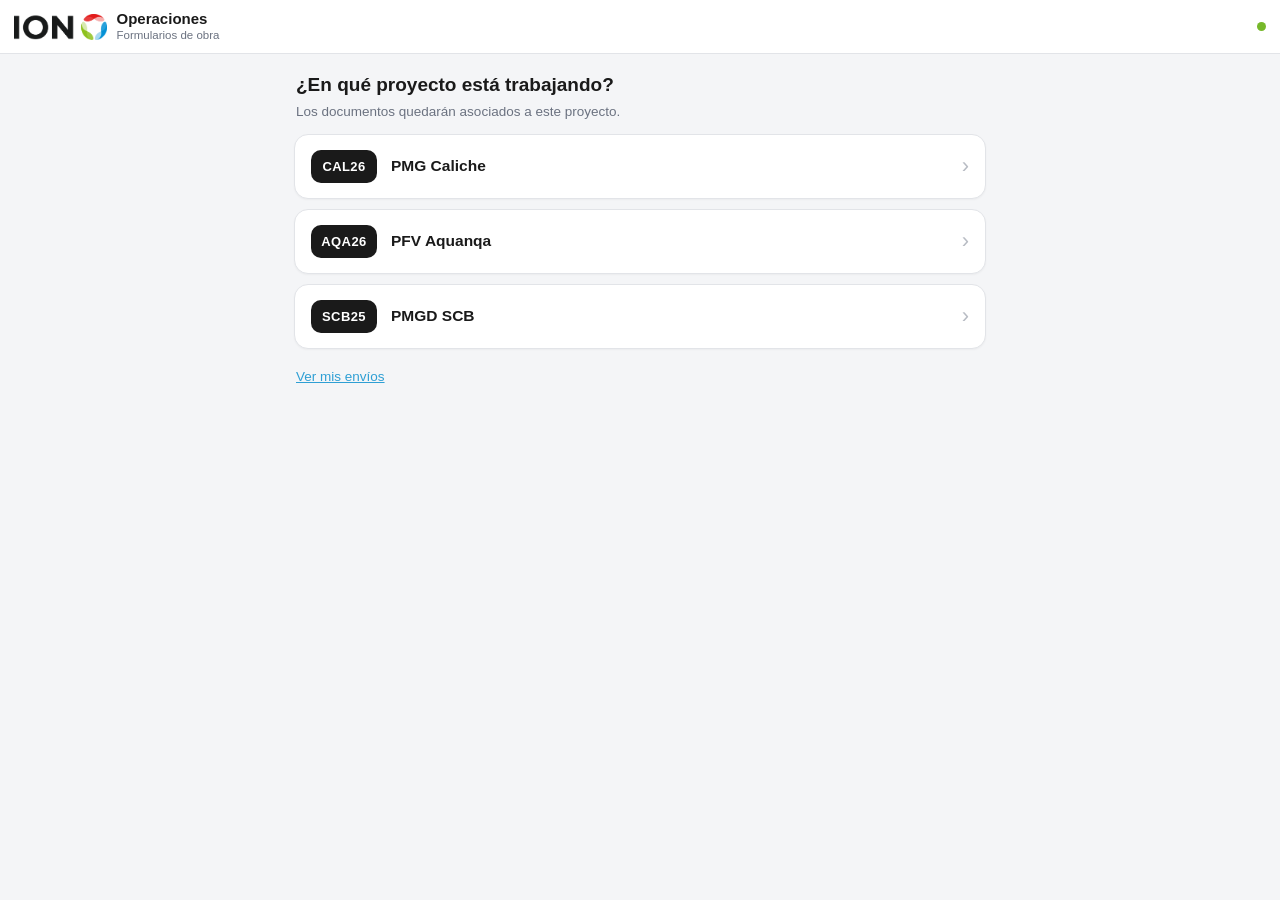
<file: index.html>
<!doctype html>
<html lang="es">
<head>
  <meta charset="utf-8">
  <meta name="viewport" content="width=device-width, initial-scale=1, viewport-fit=cover">
  <meta name="theme-color" content="#ffffff">
  <meta name="apple-mobile-web-app-capable" content="yes">
  <meta name="mobile-web-app-capable" content="yes">
  <meta name="apple-mobile-web-app-title" content="Operaciones ION">
  <title>Operaciones ION</title>
  <link rel="manifest" href="manifest.webmanifest">
  <link rel="icon" type="image/png" href="img/icon-192.png">
  <link rel="apple-touch-icon" href="img/apple-touch-icon.png">
  <link rel="stylesheet" href="css/app.css">
</head>
<body>
  <header class="top">
    <img src="img/logo-ion.png" alt="ION" class="logo">
    <div class="top-t">
      <h1>Operaciones</h1>
      <small id="topSub">Formularios de obra</small>
    </div>
    <button id="btnProyecto" class="chip-proy" hidden></button>
    <span id="net" class="net" title="Conexión"></span>
  </header>
  <div id="banner"></div>
  <main id="app"></main>
  <nav id="navPasos" class="bottom" hidden>
    <button id="btnAnt" class="ant">‹ Anterior</button>
    <button id="btnSig" class="sig">Siguiente ›</button>
  </nav>
  <div id="toast" class="toast" role="status" aria-live="polite"></div>

  <noscript><p style="padding:20px">Esta aplicación necesita JavaScript.</p></noscript>

  <script src="vendor/jspdf.umd.min.js"></script>
  <script src="vendor/jspdf.plugin.autotable.min.js"></script>
  <script src="js/config.js"></script>
  <script src="js/app.js"></script>
  <script src="js/forms/solicitud-materiales.js"></script>
  <script src="js/forms/avance-comun.js"></script>
  <script src="js/forms/reporte-diario.js"></script>
  <script src="js/forms/avance-oficina.js"></script>
  <script>OPS.iniciar();</script>
</body>
</html>
</file>
<file: css/app.css>
/* Operaciones ION · estilos */
:root {
  --ink: #1a1a1a;
  --bg: #f4f5f7;
  --card: #ffffff;
  --line: #e2e4e8;
  --muted: #6b7280;
  --green: #76b82a;
  --green-dk: #4f8a12;
  --blue: #2e9fd4;
  --blue-lt: #e8f5fc;
  --red: #e03127;
  --red-lt: #fdecea;
  --orange: #e8820c;
  --orange-lt: #fff4e5;
  --radius: 14px;
}

* { box-sizing: border-box; -webkit-tap-highlight-color: transparent; }
html { -webkit-text-size-adjust: 100%; }
body {
  margin: 0;
  font-family: -apple-system, BlinkMacSystemFont, "Segoe UI", Roboto, "Helvetica Neue", Arial, sans-serif;
  background: var(--bg);
  color: var(--ink);
  font-size: 15px;
  line-height: 1.4;
  padding-bottom: calc(96px + env(safe-area-inset-bottom));
}
button { font-family: inherit; cursor: pointer; color: inherit; }
[hidden] { display: none !important; }

/* ---------- encabezado ---------- */
.top {
  position: sticky; top: 0; z-index: 40;
  display: flex; align-items: center; gap: 10px;
  padding: 10px 14px; padding-top: calc(10px + env(safe-area-inset-top));
  background: #fff; border-bottom: 1px solid var(--line);
}
.top .logo { height: 26px; width: auto; display: block; }
.top-t { flex: 1; min-width: 0; }
.top-t h1 { font-size: 15px; margin: 0; line-height: 1.15; }
.top-t small { color: var(--muted); font-size: 11.5px; display: block; white-space: nowrap; overflow: hidden; text-overflow: ellipsis; }
.chip-proy {
  border: 1px solid var(--line); background: #fafafa; border-radius: 20px;
  padding: 6px 11px; font-size: 13px; font-weight: 700; letter-spacing: .3px;
}
.net { width: 9px; height: 9px; border-radius: 50%; background: var(--green); flex: 0 0 auto; }
.net.off { background: #b8bcc4; }

.banner { margin: 10px 14px 0; padding: 9px 12px; border-radius: 10px; font-size: 12.5px; }
.banner.demo { background: var(--orange-lt); color: #8a4b00; border: 1px solid #f6d3a5; }
.banner.off { background: #eef0f3; color: #4b5563; border: 1px solid var(--line); }

/* ---------- tarjetas y textos ---------- */
.card { background: var(--card); margin: 12px 14px; border-radius: var(--radius); padding: 16px; box-shadow: 0 1px 3px rgba(0,0,0,.05); }
h2 { font-size: 17px; margin: 0 0 4px; }
.sub { font-size: 13px; color: var(--muted); margin: 0 0 12px; }
.titulo-vista { margin: 18px 16px 4px; font-size: 19px; }
.sub-vista { margin: 0 16px 6px; color: var(--muted); font-size: 13.5px; }

/* ---------- selección de proyecto y menú ---------- */
.lista-op { display: grid; gap: 10px; margin: 12px 14px; }
.op {
  display: flex; align-items: center; gap: 14px; width: 100%; text-align: left;
  background: #fff; border: 1.5px solid var(--line); border-radius: var(--radius);
  padding: 15px 16px; box-shadow: 0 1px 2px rgba(0,0,0,.04);
}
.op:active { transform: scale(.99); }
.op.sel { border-color: var(--ink); }
.op .cod {
  flex: 0 0 auto; min-width: 66px; text-align: center; font-weight: 800; font-size: 13px; letter-spacing: .4px;
  background: var(--ink); color: #fff; border-radius: 10px; padding: 9px 8px;
}
.op .ico { flex: 0 0 auto; width: 44px; height: 44px; border-radius: 12px; background: #f0f1f4; display: grid; place-items: center; font-size: 22px; }
.op .tx { flex: 1; min-width: 0; }
.op .tx b { display: block; font-size: 15.5px; }
.op .tx small { color: var(--muted); font-size: 12.5px; }
.op .fl { color: #b8bcc4; font-size: 22px; }
.op.prox { opacity: .55; cursor: default; }
.op .tag { font-size: 11px; font-weight: 700; padding: 3px 8px; border-radius: 10px; background: #eef0f3; color: var(--muted); }
.op .tag.alerta { background: var(--orange-lt); color: #8a4b00; }
.link-btn { background: none; border: none; color: var(--blue); font-size: 13.5px; padding: 8px 16px; text-decoration: underline; }

/* ---------- pasos ---------- */
.pasos { display: flex; gap: 6px; padding: 12px 14px 0; overflow-x: auto; scrollbar-width: none; }
.pasos::-webkit-scrollbar { display: none; }
.paso-pill {
  flex: 0 0 auto; border: 1px solid var(--line); background: #fff; border-radius: 20px;
  padding: 7px 13px; font-size: 12.5px; color: var(--muted); font-weight: 600;
}
.paso-pill.act { background: var(--ink); color: #fff; border-color: var(--ink); }
.paso-pill.ok { border-color: var(--green); color: var(--green-dk); }

/* ---------- campos ---------- */
.grid { display: grid; grid-template-columns: 1fr 1fr; column-gap: 10px; }
.grid > * { grid-column: 1 / -1; min-width: 0; }
.grid > .medio { grid-column: auto; }
.campo { margin-top: 12px; }
label.fl { display: block; font-size: 13px; font-weight: 600; margin: 0 0 5px; }
label.fl .req { color: var(--red); }
.ayuda { display: block; color: var(--muted); font-size: 12px; margin-top: 4px; }
input[type=text], input[type=email], input[type=date], input[type=password], textarea, select {
  width: 100%; border: 1px solid var(--line); border-radius: 10px; padding: 11px 12px;
  font-size: 16px; background: #fafafa; font-family: inherit; color: var(--ink);
  min-height: 46px; appearance: none; -webkit-appearance: none;
}
select {
  background-image: linear-gradient(45deg, transparent 50%, #888 50%), linear-gradient(135deg, #888 50%, transparent 50%);
  background-position: calc(100% - 18px) 50%, calc(100% - 13px) 50%;
  background-size: 5px 5px; background-repeat: no-repeat; padding-right: 30px;
}
select:disabled { color: #9ca3af; background-color: #f3f4f6; }
textarea { min-height: 70px; resize: vertical; line-height: 1.35; }
input:focus, textarea:focus, select:focus { outline: 2px solid var(--blue); outline-offset: 0; background-color: #fff; }
.campo.err input, .campo.err textarea, .campo.err select, .campo.err .seg, .campo.err .firma-box, .campo.err .fotos-g { border-color: var(--red); background-color: #fff8f7; }
.err-msg { color: var(--red); font-size: 12px; margin-top: 4px; display: none; }
.campo.err .err-msg, .items.err > .err-msg { display: block; }

.seg { display: flex; border: 1px solid var(--line); border-radius: 10px; overflow: hidden; background: #fafafa; }
.seg-b { flex: 1; border: none; background: transparent; padding: 11px 6px; font-size: 14.5px; font-weight: 600; color: var(--muted); min-height: 46px; }
.seg-b + .seg-b { border-left: 1px solid var(--line); }
.seg-b.on { background: var(--ink); color: #fff; }

.calc-v {
  border: 1px dashed var(--line); background: #f3f4f6; border-radius: 10px; padding: 11px 12px;
  font-size: 15.5px; font-weight: 700; min-height: 46px;
}
.calc-v.ok { background: #eef7e3; border-color: #cfe6b3; color: var(--green-dk); }
.calc-v.mal { background: var(--red-lt); border-color: #f6c4c0; color: #b3261e; }

.aviso { margin-top: 12px; padding: 10px 12px; border-radius: 10px; font-size: 13px; }
.aviso.mal { background: var(--red-lt); color: #8c1d16; border: 1px solid #f6c4c0; }
.aviso.info { background: var(--blue-lt); color: #0f5577; border: 1px solid #bfe3f5; }
.aviso.ok { background: #eef7e3; color: #3d6b0e; border: 1px solid #cfe6b3; }

/* ---------- ítems (materiales) ---------- */
.items { margin-top: 4px; }
.item { border: 1px solid var(--line); border-radius: 12px; margin-top: 12px; background: #fcfcfd; overflow: hidden; }
.item.err-item { border-color: var(--red); }
.item-h { display: flex; align-items: center; gap: 10px; padding: 11px 12px; background: #fff; }
.item-h .n { flex: 0 0 auto; width: 28px; height: 28px; border-radius: 50%; background: var(--blue); color: #fff; font-size: 13px; font-weight: 700; display: grid; place-items: center; }
.item.err-item .item-h .n { background: var(--red); }
.item-h .t { flex: 1; min-width: 0; border: none; background: none; text-align: left; padding: 0; }
.item-h .t b { display: block; font-size: 14.5px; white-space: nowrap; overflow: hidden; text-overflow: ellipsis; }
.item-h .t small { display: block; color: var(--muted); font-size: 12px; white-space: nowrap; overflow: hidden; text-overflow: ellipsis; }
.item-h .tog { border: none; background: none; font-size: 18px; color: var(--muted); padding: 4px 6px; transition: transform .15s; }
.item.cerrado .item-h .tog { transform: rotate(-90deg); }
.item-b { padding: 0 12px 12px; border-top: 1px solid var(--line); }
.item.cerrado .item-b { display: none; }
.item-acc { display: flex; gap: 8px; margin-top: 14px; }
.item-acc button { flex: 1; border: 1px solid var(--line); background: #fff; border-radius: 10px; padding: 10px; font-size: 13.5px; font-weight: 600; }
.item-acc .del { color: var(--red); border-color: #f6c4c0; }

/* ---------- firma ---------- */
.firma-box { border: 1.5px dashed #c5c9d0; border-radius: 12px; background: #fff; position: relative; touch-action: none; }
.firma-box canvas { display: block; width: 100%; height: 170px; border-radius: 12px; }
.firma-box .ph { position: absolute; inset: 0; display: grid; place-items: center; color: #b8bcc4; font-size: 14px; pointer-events: none; }
.firma-box.con .ph { display: none; }
.firma-acc { display: flex; justify-content: flex-end; margin-top: 6px; }
.firma-acc button { border: none; background: none; color: var(--blue); font-size: 13.5px; padding: 6px 2px; }

/* ---------- fotos ---------- */
.fotos-g { display: grid; grid-template-columns: repeat(3, 1fr); gap: 8px; border: 1px solid transparent; border-radius: 12px; }
.foto { position: relative; aspect-ratio: 1; border-radius: 10px; overflow: hidden; background: #e5e7eb; }
.foto img { width: 100%; height: 100%; object-fit: cover; display: block; }
.foto button { position: absolute; top: 4px; right: 4px; width: 28px; height: 28px; border-radius: 50%; border: none; background: rgba(0,0,0,.6); color: #fff; font-size: 16px; line-height: 1; }
.foto-add { aspect-ratio: 1; border: 1.5px dashed #c5c9d0; border-radius: 10px; display: grid; place-items: center; text-align: center; color: var(--muted); font-size: 12.5px; background: #fff; }
.foto-add span { font-size: 26px; display: block; }
.foto-add input { display: none; }

/* ---------- botones ---------- */
.btn { display: block; width: 100%; border: none; border-radius: 12px; padding: 14px; font-size: 15.5px; font-weight: 700; margin-top: 10px; text-align: center; }
.btn:active { opacity: .85; }
.btn.prim { background: var(--ink); color: #fff; }
.btn.verde { background: var(--green); color: #fff; }
.btn.azul { background: var(--blue); color: #fff; }
.btn.fant { background: #fff; border: 1.5px solid var(--line); color: var(--ink); }
.btn.punt { background: #fff; border: 1.5px dashed #c5c9d0; color: var(--muted); }
.btn.peligro { background: #fff; border: 1.5px solid #f6c4c0; color: var(--red); }

.bottom {
  position: fixed; left: 0; right: 0; bottom: 0; z-index: 30;
  display: flex; gap: 10px; padding: 10px 14px; padding-bottom: calc(10px + env(safe-area-inset-bottom));
  background: rgba(255,255,255,.96); border-top: 1px solid var(--line); backdrop-filter: blur(6px);
}
.bottom button { flex: 1; border: none; border-radius: 12px; padding: 14px; font-size: 15.5px; font-weight: 700; }
.bottom .ant { background: #eef0f3; color: var(--ink); }
.bottom .sig { background: var(--ink); color: #fff; }
.bottom button:disabled { opacity: .35; }

/* ---------- resumen ---------- */
.res-grid { display: grid; grid-template-columns: auto 1fr; gap: 6px 12px; font-size: 14px; }
.res-grid dt { color: var(--muted); }
.res-grid dd { margin: 0; font-weight: 600; text-align: right; }
.res-tit { font-size: 13px; font-weight: 700; margin: 16px 0 6px; padding: 7px 10px; background: #f0f1f4; border-radius: 8px; }
.res-tabla { width: 100%; border-collapse: collapse; font-size: 13px; }
.res-tabla th { text-align: left; color: var(--muted); font-weight: 600; font-size: 12px; padding: 4px 4px 6px; border-bottom: 1px solid var(--line); }
.res-tabla td { padding: 7px 4px; border-bottom: 1px solid #f0f1f4; vertical-align: top; }
.res-tabla td.num { text-align: right; white-space: nowrap; }
.res-firma { max-height: 70px; max-width: 200px; display: block; margin-top: 4px; }
.pill { display: inline-block; font-size: 11.5px; font-weight: 700; padding: 3px 9px; border-radius: 10px; }
.pill.ok { background: #eef7e3; color: var(--green-dk); }
.pill.mal { background: var(--red-lt); color: #b3261e; }
.pill.pend { background: var(--orange-lt); color: #8a4b00; }
.pill.gris { background: #eef0f3; color: #4b5563; }

/* ---------- éxito / envíos ---------- */
.exito { text-align: center; padding: 26px 18px; }
.exito .ico { font-size: 46px; }
.exito h2 { font-size: 20px; margin-top: 8px; }
.folio { font-size: 26px; font-weight: 800; letter-spacing: .5px; margin: 10px 0 4px; }
.envio { background: #fff; border-radius: var(--radius); margin: 10px 14px; padding: 14px; box-shadow: 0 1px 3px rgba(0,0,0,.05); }
.envio-h { display: flex; justify-content: space-between; align-items: flex-start; gap: 8px; }
.envio-h b { font-size: 15px; }
.envio small { color: var(--muted); font-size: 12.5px; display: block; margin-top: 2px; }
.envio .error-tx { color: #b3261e; font-size: 12.5px; margin-top: 6px; }
.envio-acc { display: flex; flex-wrap: wrap; gap: 8px; margin-top: 10px; }
.envio-acc button { flex: 1 1 auto; border: 1px solid var(--line); background: #fff; border-radius: 10px; padding: 9px 10px; font-size: 13px; font-weight: 600; }
.envio-acc .del { color: var(--red); border-color: #f6c4c0; flex: 0 0 auto; }
.vacio { text-align: center; color: var(--muted); padding: 30px 20px; font-size: 14px; }

/* ---------- modal, toast, carga ---------- */
.modal { position: fixed; inset: 0; z-index: 100; background: rgba(17,17,17,.45); display: flex; align-items: flex-end; justify-content: center; padding: 14px; }
.modal-c { background: #fff; border-radius: 18px; width: 100%; max-width: 460px; padding: 20px 18px 16px; margin-bottom: env(safe-area-inset-bottom); box-shadow: 0 10px 40px rgba(0,0,0,.25); }
.modal-c h3 { margin: 0 0 6px; font-size: 17px; }
.modal-c p { margin: 0 0 10px; color: #4b5563; font-size: 14px; }
.modal-c .btns { display: flex; gap: 10px; margin-top: 14px; }
.modal-c .btns .btn { margin-top: 0; }
@media (min-width: 600px) { .modal { align-items: center; } }

.toast {
  position: fixed; left: 50%; bottom: calc(92px + env(safe-area-inset-bottom)); transform: translateX(-50%) translateY(20px);
  background: var(--ink); color: #fff; padding: 11px 16px; border-radius: 12px; font-size: 14px;
  max-width: calc(100% - 28px); opacity: 0; pointer-events: none; transition: all .2s; z-index: 120; text-align: center;
}
.toast.on { opacity: 1; transform: translateX(-50%) translateY(0); }

.carga { position: fixed; inset: 0; z-index: 110; background: rgba(255,255,255,.88); display: grid; place-items: center; text-align: center; font-weight: 600; }
.spin { width: 38px; height: 38px; border-radius: 50%; border: 4px solid #e5e7eb; border-top-color: var(--blue); margin: 0 auto 12px; animation: gira .8s linear infinite; }
@keyframes gira { to { transform: rotate(360deg); } }

@media (min-width: 720px) {
  main { max-width: 720px; margin: 0 auto; }
  .bottom { max-width: 720px; margin: 0 auto; border-radius: 14px 14px 0 0; border: 1px solid var(--line); }
}

/* ---------- reportes de avance ---------- */
.av-tools { display: flex; flex-wrap: wrap; gap: 8px; align-items: center; margin: 6px 0 10px; }
.av-tools .av-filtro { flex: 1 1 200px; min-width: 0; }
.av-chk { display: flex; align-items: center; gap: 6px; font-size: 13px; color: var(--muted); white-space: nowrap; }
.av-lista { display: flex; flex-direction: column; gap: 8px; }
.av-disc { border: 1px solid var(--line); border-radius: 12px; background: #fff; overflow: hidden; }
.av-disc > summary { list-style: none; cursor: pointer; padding: 10px 12px; background: #1f3864; color: #fff; font-weight: 700; font-size: 13.5px;
  display: flex; justify-content: space-between; gap: 8px; }
.av-disc > summary small { font-weight: 600; opacity: .85; }
.av-disc > summary::-webkit-details-marker, .av-cta > summary::-webkit-details-marker { display: none; }
.av-cta { border-top: 1px solid var(--line); }
.av-cta > summary { list-style: none; cursor: pointer; padding: 9px 12px; background: #eef4fb; font-weight: 700; font-size: 13px; color: #1f3864;
  display: flex; justify-content: space-between; gap: 8px; }
.av-cta > summary small { color: var(--muted); font-weight: 600; white-space: nowrap; }
.av-fila { display: flex; gap: 10px; align-items: center; padding: 9px 12px; border-top: 1px solid #f0f1f4; }
.av-fila.con { background: #f3fbea; }
.av-n { flex: 1; min-width: 0; }
.av-n b { display: block; font-size: 13.5px; font-weight: 600; }
.av-n small { display: block; color: var(--muted); font-size: 11.5px; margin-top: 2px; }
.av-in { display: flex; align-items: center; gap: 4px; flex: 0 0 auto; }
.av-in input { width: 86px; text-align: right; padding: 9px 8px; }
.av-in span { font-size: 11.5px; color: var(--muted); min-width: 30px; }
.av-of { display: grid; grid-template-columns: 1fr 1fr; gap: 6px; flex: 0 0 210px; }
.av-of select { grid-column: 1 / -1; }
.av-of input { padding: 8px 6px; font-size: 13px; }
@media (max-width: 420px) {
  .av-fila { flex-wrap: wrap; }
  .av-of { flex: 1 1 100%; }
}
.av-tools input[type=search] { width: 100%; padding: 10px 12px; border: 1px solid var(--line); border-radius: 10px; font: inherit; background: #fff; }
.av-tools input[type=search]:focus { outline: none; border-color: var(--blue); box-shadow: 0 0 0 3px var(--blue-lt); }
</file>
